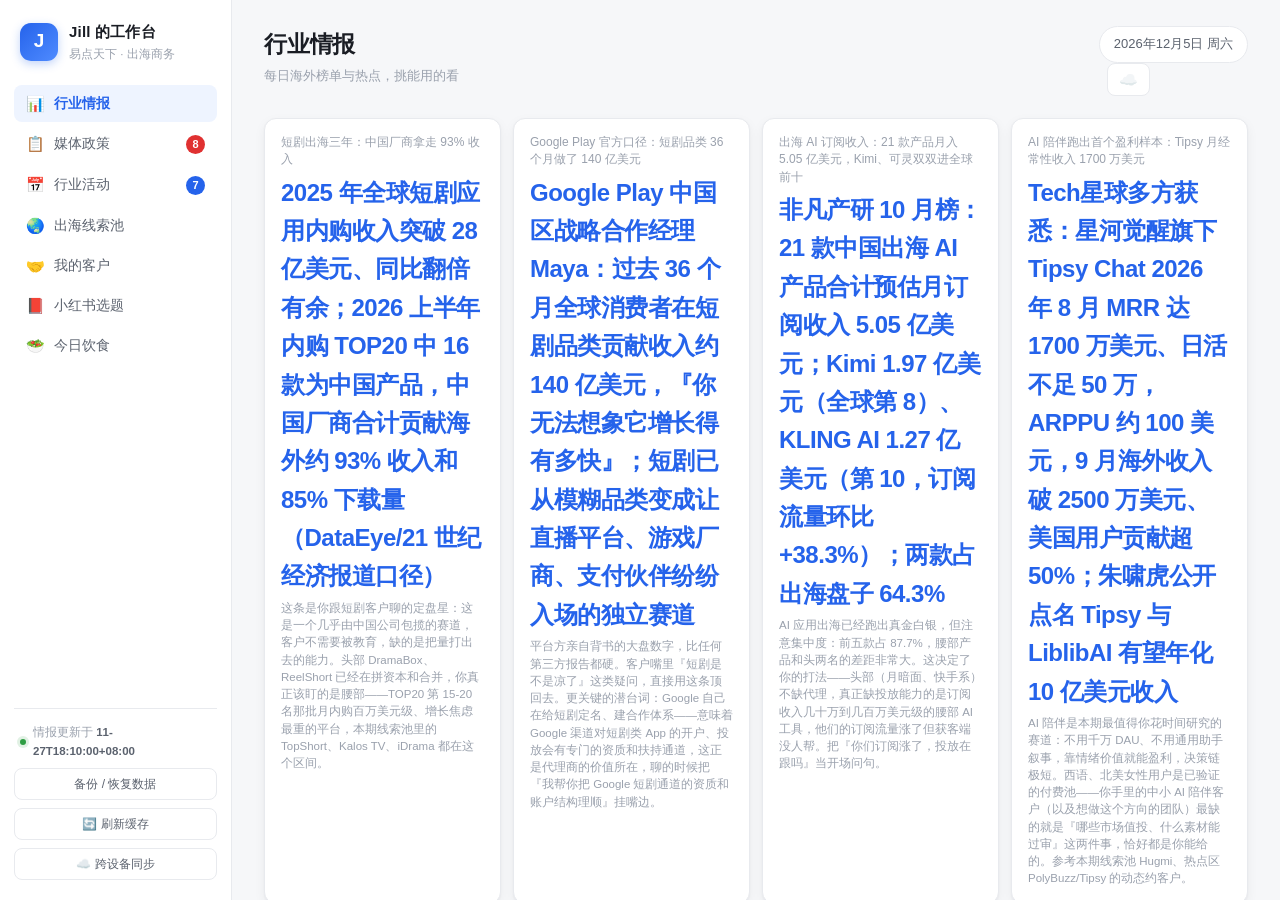
<file: index.html>
<!DOCTYPE html>
<html lang="zh-CN">
<head>
<meta charset="UTF-8">
<meta name="viewport" content="width=device-width, initial-scale=1.0, viewport-fit=cover">
<meta name="theme-color" content="#2563eb">
<meta name="apple-mobile-web-app-capable" content="yes">
<meta name="apple-mobile-web-app-status-bar-style" content="default">
<meta name="apple-mobile-web-app-title" content="Jill工作台">
<title>Jill 的工作台</title>
<link rel="manifest" href="manifest.webmanifest">
<link rel="icon" type="image/png" href="assets/icons/favicon-32.png">
<link rel="apple-touch-icon" href="assets/icons/apple-touch-icon.png">
<link rel="stylesheet" href="assets/style.css">
<script>
if ('serviceWorker' in navigator) {
  navigator.serviceWorker.register('service-worker.js').catch(() => {});
}
</script>
</head>
<body>

<div class="app">

  <!-- ============ 侧边栏 ============ -->
  <aside class="sidebar">
    <div class="brand">
      <div class="brand-mark">J</div>
      <div class="brand-text">
        <div class="brand-title">Jill 的工作台</div>
        <div class="brand-sub">易点天下 · 出海商务</div>
      </div>
    </div>

    <nav class="nav">
      <button class="nav-item active" data-view="intel">
        <span class="nav-ico">📊</span><span>行业情报</span>
      </button>
      <button class="nav-item" data-view="policy">
        <span class="nav-ico">📋</span><span>媒体政策</span>
        <span class="nav-badge" id="badgePolicy"></span>
      </button>
      <button class="nav-item" data-view="expo">
        <span class="nav-ico">📅</span><span>行业活动</span>
        <span class="nav-badge" id="badgeExpo"></span>
      </button>
      <button class="nav-item" data-view="leads">
        <span class="nav-ico">🌏</span><span>出海线索池</span>
      </button>
      <button class="nav-item" data-view="crm">
        <span class="nav-ico">🤝</span><span>我的客户</span>
        <span class="nav-badge" id="badgeCrm"></span>
      </button>
      <button class="nav-item" data-view="xhs">
        <span class="nav-ico">📕</span><span>小红书选题</span>
      </button>
      <button class="nav-item" data-view="food">
        <span class="nav-ico">🥗</span><span>今日饮食</span>
      </button>
    </nav>

    <div class="sidebar-foot">
      <div class="update-chip">
        <span class="dot"></span>
        <span>情报更新于 <b id="updatedAt">--</b></span>
      </div>
      <button class="btn-ghost btn-sm" id="btnBackup">备份 / 恢复数据</button>
      <button class="btn-ghost btn-sm" id="btnClearCache" title="如果菜单显示不全，点这里强制刷新">🔄 刷新缓存</button>
    </div>
  </aside>

  <!-- ============ 主区域 ============ -->
  <main class="main">
    <header class="topbar">
      <div>
        <h1 class="page-title" id="pageTitle">行业情报</h1>
        <p class="page-sub" id="pageSub">每日海外榜单与热点，挑能用的看</p>
      </div>
      <div class="topbar-right">
        <div class="today" id="todayStr"></div>
      </div>
    </header>

    <!-- ---------- 视图：行业情报 ---------- -->
    <section class="view active" id="view-intel">
      <div class="pulse-grid" id="pulseGrid"></div>

      <div class="split">
        <div class="split-main">
          <div class="section-head">
            <h2>海外 App 榜单动态</h2>
            <div class="tabs" id="catTabs">
              <button class="tab active" data-cat="game">游戏</button>
              <button class="tab" data-cat="finance">金融</button>
              <button class="tab" data-cat="ai">AI 应用</button>
              <button class="tab" data-cat="education">教育 / 内容</button>
            </div>
            <div class="tabs subtle" id="scaleTabs">
              <button class="tab active" data-scale="all">全部规模</button>
              <button class="tab" data-scale="head">头部大厂</button>
              <button class="tab" data-scale="sme">中小潜力</button>
            </div>
          </div>
          <div id="rankList" class="card-list"></div>
        </div>

        <div class="split-side">
          <div class="section-head">
            <h2>行业热点</h2>
            <div class="tabs subtle" id="eventTabs">
              <button class="tab active" data-etag="all">全部热点</button>
              <button class="tab" data-etag="emerging">🌱 新兴机会</button>
            </div>
          </div>
          <div id="eventList" class="timeline"></div>
        </div>
      </div>

      <div class="section-head" style="margin-top:22px"><h2>中小 App 投放痛点与切入点（你的机会）</h2><span class="hint">头部之外，腰部 / 中小 App 的增速也是机会——配合榜单里「中小潜力」筛选看</span></div>
      <div id="smeInsight" class="sme-insight"></div>

      <div class="section-head"><h2>广告服务商小道消息（渠道侧）</h2><span class="hint">代理商 / 渠道才先知道的风向，不一定是公开大新闻</span></div>
      <div id="agencyIntelList" class="card-list"></div>
    </section>

    <!-- ---------- 视图：媒体政策 ---------- -->
    <section class="view" id="view-policy">
      <div class="filter-bar">
        <div class="tabs" id="platTabs">
          <button class="tab active" data-plat="all">全部平台</button>
          <button class="tab" data-plat="Meta">Meta</button>
          <button class="tab" data-plat="Google">Google</button>
          <button class="tab" data-plat="TikTok">TikTok</button>
        </div>
        <div class="tabs subtle" id="impactTabs">
          <button class="tab active" data-imp="all">全部影响</button>
          <button class="tab" data-imp="高">仅看高影响</button>
        </div>
        <div class="tabs subtle" id="violTabs">
          <button class="tab active" data-viol="all">全部品类</button>
          <button class="tab" data-viol="现金贷">现金贷</button>
          <button class="tab" data-viol="短剧">短剧</button>
          <button class="tab" data-viol="白名单资质">白名单资质</button>
        </div>
      </div>
      <div id="policyList" class="card-list"></div>
    </section>

    <!-- ---------- 视图：行业活动 ---------- -->
    <section class="view" id="view-expo">
      <div class="filter-bar">
        <div class="tabs" id="expoTabs">
          <button class="tab active" data-ecat="all">全部</button>
          <button class="tab" data-ecat="综合">综合</button>
          <button class="tab" data-ecat="游戏">游戏</button>
          <button class="tab" data-ecat="短剧">短剧</button>
          <button class="tab" data-ecat="AI">AI</button>
          <button class="tab" data-ecat="金融">金融</button>
          <button class="tab" data-ecat="社交泛娱乐">社交泛娱乐</button>
        </div>
        <div class="tabs subtle" id="expoLocTabs">
          <button class="tab active" data-eloc="all">全部地区</button>
          <button class="tab" data-eloc="国内">国内</button>
          <button class="tab" data-eloc="海外">海外</button>
        </div>
        <span class="hint">每周一更新 · 更新于 <b id="expoUpdated">--</b></span>
      </div>
      <div id="expoList" class="card-list"></div>
      <div id="expoNote" class="expo-note"></div>
    </section>

    <!-- ---------- 视图：出海线索池 ---------- -->
    <section class="view" id="view-leads">
      <div class="filter-bar">
        <input class="input search" id="leadSearch" placeholder="搜索公司、产品、品类、市场，也能直接搜邮箱／联系人…">
        <button class="btn-ghost" id="btnAddLead">＋ 添加公司</button>
        <button class="btn-ghost" id="btnShowExcluded">显示已排除 (0)</button>
        <button class="btn-primary" id="btnExportLeads">📥 导出联系方式</button>
        <span class="hint">⭐ 绿框＝最对口的部门邮箱｜邮箱点一下就能写邮件，「复制」按钮可直接粘贴｜点「加为客户」会把联系方式一起带进客户档案｜「🚫 不是我的客户」点一次就永久不再推送｜「显示已排除」可查看已不推送的公司并恢复</span>
      </div>
      <div class="tabs subtle" id="leadScaleTabs" style="margin:0 0 12px">
        <button class="tab active" data-lscale="sme">🚀 中小企业</button>
        <button class="tab" data-lscale="newco">🆕 新公司</button>
        <button class="tab" data-lscale="head">🏢 头部动态</button>
        <button class="tab" data-lscale="all">全部企业</button>
      </div>
      <div class="scroll-hint">← 表格较宽，左右滑动可查看联系方式、收入与近期动态 →</div>
      <div class="table-wrap">
        <table class="tbl" id="leadTable">
          <thead>
            <tr>
              <th>产品</th><th>公司</th><th>总部</th><th>品类</th>
              <th>主要市场</th>
              <th>合作状态</th><th>代理 / 合作模式</th>
              <th>官网</th><th>联系人 / 联系方式</th>
              <th>体量 / 收入</th><th>近期动态</th><th></th>
            </tr>
          </thead>
          <tbody></tbody>
        </table>
      </div>

    <!-- 手动添加公司到线索池 -->
    <div class="modal" id="leadAddModal">
      <div class="modal-card">
        <div class="modal-head"><h3>添加公司到线索池</h3><button class="modal-x" id="leadAddClose">×</button></div>
        <div class="modal-body">
          <div class="form-grid">
            <div class="fld"><label>公司 *</label><input class="input" id="laCompany" placeholder="如 某某科技"></div>
            <div class="fld"><label>产品 / App</label><input class="input" id="laProduct" placeholder="如 某某 App"></div>
            <div class="fld"><label>品类</label><select class="input" id="laCategory"><option>游戏</option><option>金融</option><option>AI应用</option><option>娱乐APP</option><option>教育</option><option>电商</option><option>工具</option><option>其他</option></select></div>
            <div class="fld"><label>总部</label><input class="input" id="laHq" placeholder="如 北京"></div>
            <div class="fld"><label>主要市场</label><input class="input" id="laMarkets" placeholder="如 东南亚 / 欧美"></div>
            <div class="fld"><label>官网</label><input class="input" id="laWebsite" placeholder="https://"></div>
            <div class="fld"><label>联系人姓名</label><input class="input" id="laPname" placeholder="选填"></div>
            <div class="fld"><label>联系人职位</label><input class="input" id="laProle" placeholder="选填，如 Head of Growth"></div>
            <div class="fld"><label>联系人邮箱</label><input class="input" id="laPemail" placeholder="选填"></div>
            <div class="fld"><label>联系人电话</label><input class="input" id="laPphone" placeholder="选填"></div>
          </div>
          <div class="fld full"><label>备注 / 打法提示</label><textarea class="input" id="laNote" rows="2" placeholder="选填"></textarea></div>
        </div>
        <div class="modal-foot">
          <button class="btn-ghost" id="leadAddCancel">取消</button>
          <button class="btn-primary" id="leadAddSave">加入线索池</button>
        </div>
      </div>
    </div>

    <!-- 一键跟进邮件：点开即见主题+正文，可复制或直接唤起邮箱 -->
    <div class="modal" id="emailDraftModal">
      <div class="modal-card wide">
        <div class="modal-head"><h3 id="edmTitle">跟进邮件</h3><button class="modal-x" data-close>×</button></div>
        <div class="modal-body">
          <div class="edm-recipient" id="edmRecipient"></div>
          <div class="fld"><label>邮件主题（可改）</label><div class="edm-subject" id="edmSubject"></div></div>
          <div class="fld"><label>邮件正文（可直接复制）</label><pre class="edm-body" id="edmBody"></pre></div>
        </div>
        <div class="modal-foot">
          <a class="btn-primary" id="edmMailto" target="_blank" rel="noopener" href="#">📧 打开邮箱发送</a>
          <button class="btn-primary" id="edmCopy">📋 一键复制全文</button>
          <button class="btn-ghost" data-close>关闭</button>
        </div>
      </div>
    </div>
    </section>

    <!-- ---------- 视图：客户 CRM ---------- -->
    <section class="view" id="view-crm">
      <div class="stage-bar" id="stageBar"></div>

      <div class="filter-bar">
        <input class="input search" id="crmSearch" placeholder="搜索客户公司、联系人、产品…">
        <select class="input select" id="crmStageFilter">
          <option value="">全部阶段</option>
        </select>
        <button class="btn-primary" id="btnAddClient">+ 新增客户</button>
      </div>

      <div id="crmList" class="crm-grid"></div>
      <div class="empty" id="crmEmpty" style="display:none">
        <div class="empty-ico">🤝</div>
        <p>还没有客户记录。可以先去「出海线索池」挑几家，或直接点「新增客户」。</p>
      </div>
    </section>

    <!-- ---------- 视图：小红书选题 ---------- -->
    <section class="view" id="view-xhs">
      <div class="filter-bar">
        <div class="tabs" id="xhsTabs">
          <button class="tab active" data-xcat="all">全部选题</button>
          <button class="tab" data-xcat="游戏">游戏</button>
          <button class="tab" data-xcat="金融">金融</button>
          <button class="tab" data-xcat="AI">AI</button>
          <button class="tab" data-xcat="短剧">短剧</button>
          <button class="tab" data-xcat="全品类">全品类</button>
        </div>
        <span class="hint">每日 10:00 自动推送 · 更新于 <b id="xhsUpdated">--</b></span>
      </div>

      <div class="card-list" id="xhsTopicList"></div>

      <div class="section-head" style="margin-top:26px">
        <h2>素材库</h2>
        <span class="hint">上传你的知识文件，作为二创小红书的素材（存在本机）</span>
      </div>
      <div class="sync-panel">
        <div class="xhs-mat-add">
          <input class="input" id="xhsMatName" placeholder="素材名称，如「Q3 出海投放案例」">
          <textarea class="input" id="xhsMatNote" rows="3" placeholder="把文件里的核心卖点/数据/案例贴进来，我会基于这些生成图文"></textarea>
          <label class="btn-ghost file-btn">📎 选文件<input type="file" id="xhsMatFile" accept=".pdf,.doc,.docx,.txt,.md,.ppt,.pptx,.key,.pdf" hidden></label>
          <button class="btn-primary" id="btnAddMat">添加素材</button>
          <span class="hint" style="width:100%;margin-top:6px">💡 建议：文件可以存，但核心内容请贴到上方文本框，否则 Mochi 读不到浏览器里的文件。</span>
        </div>
        <div class="material-list" id="xhsMatList" style="margin-top:12px"></div>
      </div>

      <div class="food-foot" style="margin-top:18px">
        <button class="btn-ghost" id="btnAskXhsAll">🤖 一次性生成今日全部图文（复制给 Mochi）</button>
      </div>
    </section>

    <!-- ---------- 视图：饮食记录 ---------- -->
    <section class="view" id="view-food">
      <div class="food-top">
        <div class="food-date">
          <button class="btn-ghost btn-icon" id="foodPrev">‹</button>
          <input type="date" class="input" id="foodDate">
          <button class="btn-ghost btn-icon" id="foodNext">›</button>
        </div>
        <div class="food-goal">
          <label>每日目标</label>
          <input type="number" class="input tiny" id="goalInput" min="800" max="4000" step="50">
          <span>kcal</span>
        </div>
      </div>

      <div class="food-summary">
        <div class="ring-wrap">
          <svg class="ring" viewBox="0 0 120 120">
            <circle class="ring-bg" cx="60" cy="60" r="52"></circle>
            <circle class="ring-fg" id="ringFg" cx="60" cy="60" r="52"></circle>
          </svg>
          <div class="ring-center">
            <div class="ring-num" id="kcalNum">0</div>
            <div class="ring-lbl">kcal</div>
          </div>
        </div>
        <div class="macro-list">
          <div class="macro"><span class="macro-name">剩余额度</span><b id="kcalLeft">–</b></div>
          <div class="macro"><span class="macro-name">蛋白质</span><b id="mProtein">0 g</b><div class="bar"><i id="barP"></i></div></div>
          <div class="macro"><span class="macro-name">脂肪</span><b id="mFat">0 g</b><div class="bar"><i id="barF"></i></div></div>
          <div class="macro"><span class="macro-name">碳水</span><b id="mCarb">0 g</b><div class="bar"><i id="barC"></i></div></div>
        </div>
        <div class="week-chart">
          <div class="week-title">近 7 天</div>
          <div class="bars" id="weekBars"></div>
        </div>
      </div>

      <div class="food-add">
        <div class="autocomplete">
          <input class="input" id="foodSearch" placeholder="输入食物名，比如「米饭」「鸡胸肉」「奶茶」…" autocomplete="off">
          <div class="ac-list" id="acList"></div>
        </div>
        <input type="number" class="input tiny" id="foodAmt" placeholder="份量" step="0.5" min="0">
        <select class="input select" id="foodUnit">
          <option value="unit">份</option>
          <option value="g">克</option>
        </select>
        <select class="input select" id="foodMeal">
          <option value="早餐">早餐</option>
          <option value="午餐">午餐</option>
          <option value="晚餐">晚餐</option>
          <option value="加餐">加餐</option>
        </select>
        <button class="btn-ghost" id="btnPhoto">📷 拍照 / 上传识别</button>
        <input type="file" id="foodPhoto" accept="image/*" hidden>
        <button class="btn-primary" id="btnAddFood">记一笔</button>
        <button class="btn-ghost" id="btnCustomFood">库里没有？手动填</button>
        <button class="btn-ghost btn-icon" id="btnVisionSettings" title="图片识别接口设置">⚙</button>
      </div>

      <div id="mealGroups"></div>

      <div class="food-foot">
        <button class="btn-ghost" id="btnAskFood">让 Mochi 点评今天的饮食</button>
      </div>
    </section>

  </main>
</div>

<!-- ============ 客户编辑弹窗 ============ -->
<div class="modal" id="clientModal">
  <div class="modal-card wide">
    <div class="modal-head">
      <h3 id="clientModalTitle">新增客户</h3>
      <button class="modal-x" data-close>×</button>
    </div>
    <div class="modal-body">
      <div class="form-grid">
        <label class="fld"><span>公司名称 <i>*</i></span><input class="input" id="fCompany" placeholder="例如：库洛游戏"></label>
        <label class="fld"><span>主推产品</span><input class="input" id="fProduct" placeholder="例如：鸣潮"></label>
        <label class="fld"><span>品类</span>
          <select class="input" id="fCategory">
            <option>游戏</option><option>金融</option><option>AI 应用</option>
            <option>教育</option><option>电商</option><option>工具</option><option>其他</option>
          </select>
        </label>
        <label class="fld"><span>目标市场</span><input class="input" id="fMarket" placeholder="例如：东南亚 / 中东"></label>
        <label class="fld"><span>联系人</span><input class="input" id="fContact" placeholder="姓名"></label>
        <label class="fld"><span>职位</span><input class="input" id="fTitle" placeholder="例如：海外发行负责人"></label>
        <label class="fld"><span>联系方式</span><input class="input" id="fPhone" placeholder="微信 / 手机 / 邮箱"></label>
        <label class="fld"><span>当前阶段</span><select class="input" id="fStage"></select></label>
        <label class="fld"><span>下次跟进日期</span><input type="date" class="input" id="fNext"></label>
        <label class="fld"><span>预估月投放预算</span><input class="input" id="fBudget" placeholder="例如：50 万 / 月，或填「未知」"></label>
      </div>
      <label class="fld full"><span>当前卡点（卡在哪一步、对方顾虑什么）</span>
        <textarea class="input" id="fBlocker" rows="2" placeholder="例如：对方已有代理，只愿意给测试量；或：预算要等 Q4 才批"></textarea>
      </label>
      <label class="fld full"><span>跟进备注</span>
        <textarea class="input" id="fNote" rows="2" placeholder="随手记，比如聊天要点、对方偏好"></textarea>
      </label>
      <label class="fld full"><span>Mochi 的跟进建议</span>
        <textarea class="input" id="fAdvice" rows="4" placeholder="点下方按钮生成分析请求，把我的回复粘贴到这里存档"></textarea>
      </label>
      <button class="btn-ghost full-btn" id="btnGenPrompt">📋 生成分析请求（复制后发给 Mochi）</button>
    </div>
    <div class="modal-foot">
      <button class="btn-danger" id="btnDeleteClient" style="display:none">删除客户</button>
      <div class="spacer"></div>
      <button class="btn-ghost" data-close>取消</button>
      <button class="btn-primary" id="btnSaveClient">保存</button>
    </div>
  </div>
</div>

<!-- ============ 跟进记录弹窗 ============ -->
<div class="modal" id="logModal">
  <div class="modal-card">
    <div class="modal-head">
      <h3>添加跟进记录 · <span id="logCompany"></span></h3>
      <button class="modal-x" data-close>×</button>
    </div>
    <div class="modal-body">
      <label class="fld full"><span>这次沟通了什么</span>
        <textarea class="input" id="logText" rows="4" placeholder="例如：微信初步沟通，对方表示 Q4 有东南亚计划，让我下周发个案例"></textarea>
      </label>
      <label class="fld full"><span>更新阶段</span><select class="input" id="logStage"></select></label>
      <label class="fld full"><span>下次跟进</span><input type="date" class="input" id="logNext"></label>
    </div>
    <div class="modal-foot">
      <div class="spacer"></div>
      <button class="btn-ghost" data-close>取消</button>
      <button class="btn-primary" id="btnSaveLog">保存记录</button>
    </div>
  </div>
</div>

<!-- ============ 图片识别弹窗 ============ -->
<div class="modal" id="photoModal">
  <div class="modal-card">
    <div class="modal-head"><h3>📷 图片识别</h3><button class="modal-close">×</button></div>
    <div class="modal-body">
      <img id="photoPreview" class="photo-preview" alt="食物预览">
      <p id="photoStatus" class="photo-status"></p>
      <div id="photoFoodList" class="photo-list"></div>
    </div>
    <div class="modal-foot">
      <button class="btn-ghost modal-close">关闭</button>
      <button class="btn-primary" id="btnAddPhotoFood">加入今日</button>
    </div>
  </div>
</div>

<!-- ============ 图片识别接口设置弹窗 ============ -->
<div class="modal" id="visionModal">
  <div class="modal-card">
    <div class="modal-head"><h3>⚙ 图片识别接口设置</h3><button class="modal-close">×</button></div>
    <div class="modal-body">
      <p class="hint">填一次即可启用「拍照识别食物」。接口需兼容 OpenAI Chat Completions 格式（OpenAI / DeepSeek / 通义 / Kimi 等视觉模型均可）。</p>
      <label>接口地址</label>
      <input class="input" id="vsUrl" placeholder="https://api.openai.com/v1/chat/completions">
      <label>API Key</label>
      <input class="input" id="vsKey" placeholder="sk-..." type="password">
      <label>模型名</label>
      <input class="input" id="vsModel" placeholder="gpt-4o-mini">
    </div>
    <div class="modal-foot">
      <button class="btn-ghost modal-close">取消</button>
      <button class="btn-primary" id="btnSaveVision">保存</button>
    </div>
  </div>
</div>

<!-- ============ 自定义食物弹窗 ============ -->
<div class="modal" id="customFoodModal">
  <div class="modal-card">
    <div class="modal-head">
      <h3>手动添加食物</h3>
      <button class="modal-x" data-close>×</button>
    </div>
    <div class="modal-body">
      <div class="form-grid">
        <label class="fld"><span>食物名称</span><input class="input" id="cfName" placeholder="例如：妈妈做的糖醋排骨"></label>
        <label class="fld"><span>热量 (kcal)</span><input type="number" class="input" id="cfKcal" placeholder="估个数就行"></label>
        <label class="fld"><span>蛋白质 (g)</span><input type="number" class="input" id="cfP" placeholder="不确定可留空"></label>
        <label class="fld"><span>脂肪 (g)</span><input type="number" class="input" id="cfF" placeholder="不确定可留空"></label>
        <label class="fld"><span>碳水 (g)</span><input type="number" class="input" id="cfC" placeholder="不确定可留空"></label>
        <label class="fld"><span>归入</span><select class="input" id="cfMeal">
          <option>早餐</option><option>午餐</option><option>晚餐</option><option>加餐</option>
        </select></label>
      </div>
      <p class="tip">不知道热量？先随便填个大概，回头把菜名发给我，我帮你估。</p>
    </div>
    <div class="modal-foot">
      <div class="spacer"></div>
      <button class="btn-ghost" data-close>取消</button>
      <button class="btn-primary" id="btnSaveCustomFood">添加</button>
    </div>
  </div>
</div>

<!-- ============ 备份弹窗 ============ -->
<div class="modal" id="backupModal">
  <div class="modal-card">
    <div class="modal-head">
      <h3>备份 / 恢复数据</h3>
      <button class="modal-x" data-close>×</button>
    </div>
    <div class="modal-body">
      <p class="tip">你的客户和饮食记录只存在这台电脑的浏览器里。建议每周导出一次备份文件，存到「备份」文件夹。</p>
      <div class="backup-row">
        <button class="btn-primary" id="btnExport">⬇ 导出备份文件</button>
        <label class="btn-ghost file-btn">⬆ 导入备份文件<input type="file" id="importFile" accept=".json" hidden></label>
      </div>
      <p class="tip warn">导入会覆盖当前所有客户与饮食记录，请谨慎操作。</p>
    </div>
    <div class="modal-foot"><div class="spacer"></div><button class="btn-ghost" data-close>关闭</button></div>
  </div>
</div>

<div class="toast" id="toast"></div>

<script src="data/lead-exclude.js"></script>
<script src="data/lead-history.js"></script>
<script src="data/intel.js"></script>
<script src="data/xiaohongshu.js"></script>
<script src="data/events.js"></script>
<script src="data/food-db.js"></script>
<script src="assets/sync.js"></script>
<script src="assets/app.js"></script>
</body>
</html>
</file>
<file: assets/style.css>
/* ============================================================
   Jill 的工作台 — 样式
   ============================================================ */
:root{
  --bg:#f6f7f9;
  --panel:#ffffff;
  --panel-2:#fbfbfc;
  --line:#e8eaee;
  --line-2:#f0f1f4;
  --txt:#1a1d24;
  --txt-2:#5b626e;
  --txt-3:#9aa1ad;
  --brand:#2563eb;
  --brand-soft:#eef4ff;
  --brand-line:#c9dcff;
  --up:#e03131;      /* 中国习惯：涨=红 */
  --down:#2f9e44;
  --warn:#f59f00;
  --warn-soft:#fff9db;
  --danger:#e03131;
  --danger-soft:#fff5f5;
  --ok:#2f9e44;
  --ok-soft:#ebfbee;
  --radius:12px;
  --radius-sm:8px;
  --shadow:0 1px 2px rgba(16,24,40,.04), 0 4px 12px rgba(16,24,40,.05);
  --shadow-lg:0 8px 32px rgba(16,24,40,.12);
}

*{box-sizing:border-box;margin:0;padding:0}
html,body{height:100%}
body{
  font-family:"PingFang SC","Microsoft YaHei","Segoe UI",-apple-system,sans-serif;
  background:var(--bg); color:var(--txt);
  font-size:14px; line-height:1.6;
  -webkit-font-smoothing:antialiased;
}
button{font-family:inherit;cursor:pointer;border:none;background:none;color:inherit}
input,select,textarea{font-family:inherit;font-size:14px}

.app{display:flex;height:100vh;overflow:hidden}

/* ---------- 侧边栏 ---------- */
.sidebar{
  width:232px;flex-shrink:0;background:var(--panel);
  border-right:1px solid var(--line);
  display:flex;flex-direction:column;padding:20px 14px;
}
.brand{display:flex;gap:11px;align-items:center;padding:0 6px 22px}
.brand-mark{
  width:38px;height:38px;border-radius:11px;flex-shrink:0;
  background:linear-gradient(135deg,#2563eb,#4f8bff);
  color:#fff;font-weight:700;font-size:19px;
  display:flex;align-items:center;justify-content:center;
  box-shadow:0 3px 10px rgba(37,99,235,.28);
}
.brand-title{font-weight:650;font-size:15px;letter-spacing:.2px}
.brand-sub{font-size:11.5px;color:var(--txt-3);margin-top:1px}

.nav{display:flex;flex-direction:column;gap:3px;flex:1}
.nav-item{
  display:flex;align-items:center;gap:10px;
  padding:9.5px 12px;border-radius:var(--radius-sm);
  color:var(--txt-2);font-size:14px;text-align:left;
  transition:background .14s,color .14s;position:relative;
}
.nav-item:hover{background:var(--line-2);color:var(--txt)}
.nav-item.active{background:var(--brand-soft);color:var(--brand);font-weight:600}
.nav-ico{font-size:15px;width:18px;text-align:center;flex-shrink:0}
.nav-badge{
  margin-left:auto;font-size:11px;font-weight:600;
  background:var(--brand);color:#fff;
  min-width:19px;height:19px;padding:0 5px;border-radius:10px;
  display:none;align-items:center;justify-content:center;
}
.nav-badge.show{display:flex}
.nav-badge.alert{background:var(--danger)}

.sidebar-foot{border-top:1px solid var(--line);padding-top:14px;display:flex;flex-direction:column;gap:8px}
.update-chip{
  display:flex;align-items:center;gap:7px;
  font-size:11.5px;color:var(--txt-3);padding:0 6px;
}
.update-chip b{color:var(--txt-2);font-weight:600}
.dot{width:6px;height:6px;border-radius:50%;background:var(--ok);flex-shrink:0;
  box-shadow:0 0 0 3px rgba(47,158,68,.14)}

/* ---------- 主区 ---------- */
.main{flex:1;overflow-y:auto;padding:26px 32px 60px}
.topbar{display:flex;justify-content:space-between;align-items:flex-start;margin-bottom:22px}
.page-title{font-size:23px;font-weight:650;letter-spacing:-.2px}
.page-sub{font-size:13px;color:var(--txt-3);margin-top:3px}
.today{font-size:13px;color:var(--txt-2);background:var(--panel);
  padding:7px 14px;border-radius:20px;border:1px solid var(--line)}

.view{display:none;animation:fade .25s ease}
.view.active{display:block}
@keyframes fade{from{opacity:0;transform:translateY(6px)}to{opacity:1;transform:none}}

/* ---------- 大盘速览 ---------- */
.pulse-grid{display:grid;grid-template-columns:repeat(auto-fit,minmax(215px,1fr));gap:12px;margin-bottom:26px}
.pulse{background:var(--panel);border:1px solid var(--line);border-radius:var(--radius);
  padding:15px 16px;box-shadow:var(--shadow)}
.pulse-label{font-size:12px;color:var(--txt-3);line-height:1.45;min-height:34px}
.pulse-value{font-size:24px;font-weight:700;color:var(--brand);margin:5px 0 4px;letter-spacing:-.5px}
.pulse-note{font-size:11.5px;color:var(--txt-3);line-height:1.5}

/* ---------- 布局 ---------- */
.split{display:grid;grid-template-columns:1fr 350px;gap:22px;align-items:start}
@media(max-width:1180px){.split{grid-template-columns:1fr}}
.section-head{display:flex;justify-content:space-between;align-items:center;margin-bottom:13px;gap:14px;flex-wrap:wrap}
.section-head h2{font-size:15.5px;font-weight:650}

/* ---------- Tabs ---------- */
.tabs{display:flex;gap:3px;background:var(--panel);padding:3px;border-radius:9px;border:1px solid var(--line)}
.tab{padding:6px 13px;border-radius:6px;font-size:13px;color:var(--txt-2);transition:.14s;white-space:nowrap}
.tab:hover{color:var(--txt)}
.tab.active{background:var(--brand);color:#fff;font-weight:600}
.tabs.subtle .tab.active{background:var(--txt);color:#fff}

/* ---------- 卡片列表 ---------- */
.card-list{display:flex;flex-direction:column;gap:11px}
.card{background:var(--panel);border:1px solid var(--line);border-radius:var(--radius);
  padding:16px 18px;box-shadow:var(--shadow);transition:border-color .15s, transform .15s}
.card:hover{border-color:var(--brand-line);transform:translateY(-1px)}
.card-top{display:flex;justify-content:space-between;gap:12px;align-items:flex-start;margin-bottom:7px}
.card-name{font-size:15px;font-weight:650;line-height:1.4}
.card-meta{font-size:12.5px;color:var(--txt-3);margin-bottom:9px;display:flex;flex-wrap:wrap;gap:5px 14px}
.card-perf{font-size:13px;color:var(--txt);background:var(--panel-2);
  border-left:3px solid var(--brand);padding:8px 12px;border-radius:0 6px 6px 0;margin-bottom:9px}
.card-comment{font-size:12.8px;color:var(--txt-2);line-height:1.65}
.card-comment b{color:var(--txt);font-weight:600}

/* ---------- 标签 ---------- */
.tag{display:inline-flex;align-items:center;gap:4px;font-size:11px;font-weight:600;
  padding:3px 8px;border-radius:5px;white-space:nowrap;line-height:1.5}
.tag-cn{background:var(--up);color:#fff}
.tag-brand{background:var(--brand-soft);color:var(--brand);border:1px solid var(--brand-line)}
.tag-hi{background:#ffe3e3;color:#c92a2a}
.tag-mid{background:var(--warn-soft);color:#a36a00}
.tag-lo{background:var(--line-2);color:var(--txt-2)}
.tag-meta{background:#e7f0ff;color:#1864ab}
.tag-google{background:#e6f4ea;color:#1e7e34}
.tag-tiktok{background:#f3f0ff;color:#5f3dc4}
.tag-soft{background:var(--line-2);color:var(--txt-2)}
.tag-sme{background:#e7f5ff;color:#0b7285;border:1px solid #b6e2f0}
.tag-emerging{background:#ebfbee;color:#2b8a3e;border:1px solid #c2e9cb}

/* ---------- 时间线 ---------- */
.timeline{display:flex;flex-direction:column;gap:0;background:var(--panel);
  border:1px solid var(--line);border-radius:var(--radius);padding:6px 16px 12px;box-shadow:var(--shadow);
  max-height:calc(100vh - 300px);overflow-y:auto}
.tl-item{padding:14px 0 14px 18px;border-left:2px solid var(--line-2);position:relative}
.tl-item:last-child{border-left-color:transparent}
.tl-item::before{content:"";position:absolute;left:-5px;top:19px;width:8px;height:8px;
  border-radius:50%;background:var(--brand);border:2px solid var(--panel)}
.tl-date{font-size:11px;color:var(--txt-3);font-weight:600;letter-spacing:.3px}
.tl-title{font-size:13.2px;font-weight:600;margin:3px 0 5px;line-height:1.5}
.tl-sum{font-size:12.3px;color:var(--txt-2);line-height:1.6;margin-bottom:7px}
.tl-biz{font-size:12.2px;color:#1864ab;background:var(--brand-soft);
  padding:7px 10px;border-radius:6px;line-height:1.6}
.tl-biz::before{content:"💡 ";}

/* ---------- 政策卡 ---------- */
.pol-head{display:flex;align-items:center;gap:8px;margin-bottom:8px;flex-wrap:wrap}
.pol-title{font-size:15px;font-weight:650;line-height:1.4;flex:1;min-width:200px}
.pol-date{font-size:12px;color:var(--txt-3);font-weight:600}
.pol-detail{font-size:13px;color:var(--txt-2);line-height:1.7;margin-bottom:10px}
.pol-biz{font-size:12.8px;background:var(--warn-soft);border-left:3px solid var(--warn);
  padding:9px 13px;border-radius:0 6px 6px 0;line-height:1.65;color:#7c5000}
.pol-biz strong{color:#5c3d00}
.pol-bizdetail{margin:2px 0 12px;padding:10px 12px;background:#f5f8ff;border:1px solid #d9e3ff;border-radius:8px}
.bzd-row{display:flex;gap:10px;font-size:12.6px;line-height:1.6;padding:3px 0}
.bzd-row + .bzd-row{border-top:1px dashed #e3e9f7}
.bzd-k{flex:0 0 92px;font-weight:700;color:#3457b0;white-space:nowrap}
.bzd-v{flex:1;color:var(--txt-2)}
.countdown{font-size:11px;font-weight:700;padding:3px 8px;border-radius:5px;
  background:var(--danger-soft);color:var(--danger)}

/* ---------- 筛选栏 ---------- */
.filter-bar{display:flex;gap:11px;align-items:center;margin-bottom:18px;flex-wrap:wrap}
.hint{font-size:12px;color:var(--txt-3)}

/* ---------- 表单元素 ---------- */
.input{
  background:var(--panel);border:1px solid var(--line);border-radius:var(--radius-sm);
  padding:8.5px 12px;color:var(--txt);outline:none;transition:border-color .15s,box-shadow .15s;width:100%;
}
.input:focus{border-color:var(--brand);box-shadow:0 0 0 3px rgba(37,99,235,.1)}
.input::placeholder{color:var(--txt-3)}
.search{max-width:340px}
.select{width:auto;min-width:130px;cursor:pointer}
.tiny{width:92px}
textarea.input{resize:vertical;line-height:1.6}

.btn-primary{background:var(--brand);color:#fff;padding:9px 17px;border-radius:var(--radius-sm);
  font-size:13.5px;font-weight:600;transition:.15s;white-space:nowrap}
.btn-primary:hover{background:#1d4ed8;box-shadow:0 3px 10px rgba(37,99,235,.28)}
.btn-ghost{background:var(--panel);border:1px solid var(--line);color:var(--txt-2);
  padding:8.5px 15px;border-radius:var(--radius-sm);font-size:13px;transition:.15s;white-space:nowrap}
.btn-ghost:hover{border-color:var(--brand-line);color:var(--brand);background:var(--brand-soft)}
.btn-danger{background:var(--danger-soft);color:var(--danger);border:1px solid #ffc9c9;
  padding:8.5px 15px;border-radius:var(--radius-sm);font-size:13px}
.btn-danger:hover{background:var(--danger);color:#fff}
.btn-sm{padding:6.5px 11px;font-size:12px;width:100%}
.btn-icon{padding:7px 12px;font-size:17px;line-height:1}
.full-btn{width:100%;margin-top:4px;justify-content:center}

/* ---------- 表格 ---------- */
.table-wrap{background:var(--panel);border:1px solid var(--line);border-radius:var(--radius);
  overflow:auto;box-shadow:var(--shadow)}
.tbl{width:100%;border-collapse:collapse;font-size:13px}
.tbl th{text-align:left;padding:12px 14px;background:var(--panel-2);
  font-size:12px;font-weight:650;color:var(--txt-2);border-bottom:1px solid var(--line);white-space:nowrap}
.tbl td{padding:13px 14px;border-bottom:1px solid var(--line-2);vertical-align:top;line-height:1.6}
.tbl tr:last-child td{border-bottom:none}
.tbl tbody tr:hover{background:var(--panel-2)}
.td-prod{font-weight:600;min-width:150px}
.td-comp{color:var(--txt);min-width:130px}
.td-rev{color:var(--up);font-weight:600;font-size:12.5px;min-width:150px}
.td-recent{color:var(--txt-2);font-size:12.3px;min-width:180px}
.td-mkt{font-size:12.3px;color:var(--txt-2)}
.mini-btn{background:var(--brand-soft);color:var(--brand);border:1px solid var(--brand-line);
  padding:5px 11px;border-radius:6px;font-size:12px;font-weight:600;white-space:nowrap}
.mini-btn:hover{background:var(--brand);color:#fff}
.mini-btn.done{background:var(--ok-soft);color:var(--ok);border-color:#b2f2bb;cursor:default}

/* ---------- 线索池表格：固定底部横向滚动条 + 表头吸顶 ---------- */
#view-leads .table-wrap{
  max-height:calc(100vh - 280px);
  overflow:auto;
  scrollbar-width:thin;
}
#view-leads .scroll-hint{
  display:none;
  font-size:12px;
  color:var(--txt-2);
  background:var(--brand-soft);
  border:1px solid var(--brand-line);
  border-radius:8px;
  padding:6px 10px;
  margin-bottom:8px;
  text-align:center;
}
@media (max-width: 1320px){
  #view-leads .scroll-hint{display:block}
}
#view-leads .table-wrap::-webkit-scrollbar{height:10px;width:10px}
#view-leads .table-wrap::-webkit-scrollbar-thumb{background:#bfc4cc;border-radius:5px}
#view-leads .tbl{min-width:1280px}
#view-leads .tbl thead th{position:sticky;top:0;z-index:2;background:var(--panel-2)}
#view-leads .td-actions{display:flex;flex-direction:column;gap:6px;min-width:120px}
#view-leads .lead-li{display:inline-flex;align-items:center;justify-content:center;text-decoration:none;
  background:var(--panel-2);color:var(--txt-2);border:1px solid var(--line)}
#view-leads .lead-li:hover{background:var(--brand-soft);color:var(--brand);border-color:var(--brand-line)}
#view-leads .mini-btn.danger{background:#fff0f3;color:#e0315b;border-color:#f5c2cd}
#view-leads .mini-btn.danger:hover{background:#e0315b;color:#fff;border-color:#e0315b}
#view-leads .mini-btn.restore{background:var(--panel);color:var(--txt-2);border-color:var(--line)}
#view-leads .mini-btn.restore:hover{background:var(--brand-soft);color:var(--brand);border-color:var(--brand-line)}
#view-leads .mini-btn.mail-draft{background:#e9f9ef;color:#0b7a3b;border-color:#b7e6c8}
#view-leads .mini-btn.mail-draft:hover{background:#0b7a3b;color:#fff;border-color:#0b7a3b}
.edm-recipient{background:var(--brand-soft);color:var(--txt-2);padding:9px 12px;border-radius:9px;margin-bottom:12px;font-size:13px}
.edm-subject{background:#fff;border:1px solid var(--line);padding:10px 12px;border-radius:9px;font-size:14px;font-weight:600;color:var(--txt)}
.edm-body{white-space:pre-wrap;background:#fff;border:1px solid var(--line);padding:12px 14px;border-radius:9px;font-size:13px;line-height:1.85;color:var(--txt);max-height:340px;overflow:auto;margin:0;user-select:text}
#view-leads tr.row-grey td{color:#9aa1ad;background:#fafbfc}
#view-leads tr.row-grey .coop-badge,#view-leads tr.row-grey .td-contact{opacity:.55}
#view-leads .row-suppressed{display:block;font-size:12px;color:#e0315b;margin-bottom:4px;line-height:1.3}
#view-leads .btn-ghost.active{background:var(--brand-soft);color:var(--brand);border-color:var(--brand-line)}
.card-actions{margin-top:11px}

/* ---------- CRM ---------- */
.stage-bar{display:grid;grid-template-columns:repeat(auto-fit,minmax(125px,1fr));gap:10px;margin-bottom:20px}
.stage-cell{background:var(--panel);border:1px solid var(--line);border-radius:10px;
  padding:13px 14px;text-align:center;box-shadow:var(--shadow);cursor:pointer;transition:.15s}
.stage-cell:hover{border-color:var(--brand-line)}
.stage-cell.on{border-color:var(--brand);background:var(--brand-soft)}
.stage-num{font-size:22px;font-weight:700;color:var(--brand);line-height:1.2}
.stage-lbl{font-size:12px;color:var(--txt-2);margin-top:2px}

.crm-grid{display:grid;grid-template-columns:repeat(auto-fill,minmax(345px,1fr));gap:13px}
.crm-card{background:var(--panel);border:1px solid var(--line);border-radius:var(--radius);
  padding:16px 17px;box-shadow:var(--shadow);transition:.15s;display:flex;flex-direction:column;gap:9px}
.crm-card:hover{border-color:var(--brand-line);transform:translateY(-1px)}
.crm-card.overdue{border-left:3px solid var(--danger)}
.crm-card.soon{border-left:3px solid var(--warn)}
.crm-head{display:flex;justify-content:space-between;gap:10px;align-items:flex-start}
.crm-name{font-size:15.5px;font-weight:650;line-height:1.35}
.crm-prod{font-size:12.3px;color:var(--txt-3);margin-top:2px}
.crm-row{display:flex;gap:7px;font-size:12.5px;color:var(--txt-2);line-height:1.6}
.crm-row .k{color:var(--txt-3);flex-shrink:0;min-width:52px}
.crm-row .v{color:var(--txt)}
.crm-blocker{font-size:12.3px;background:var(--danger-soft);color:#a02020;
  padding:8px 11px;border-radius:6px;line-height:1.6}
.crm-blocker::before{content:"⚠ 卡点：";font-weight:600}
.crm-advice{font-size:12.3px;background:var(--brand-soft);color:#1864ab;
  padding:8px 11px;border-radius:6px;line-height:1.65;max-height:96px;overflow-y:auto}
.crm-advice::before{content:"🎯 建议：";font-weight:600}
.crm-logs{border-top:1px dashed var(--line);padding-top:9px;margin-top:1px}
.crm-log{font-size:12px;color:var(--txt-2);line-height:1.6;padding:3px 0;display:flex;gap:8px}
.crm-log .lt{color:var(--txt-3);flex-shrink:0;font-size:11px;padding-top:1px}
.crm-actions{display:flex;gap:7px;margin-top:auto;padding-top:4px}
.crm-actions button{flex:1;font-size:12.3px;padding:7px 8px}
.next-chip{font-size:11px;font-weight:600;padding:3px 8px;border-radius:5px;white-space:nowrap}
.next-chip.od{background:var(--danger-soft);color:var(--danger)}
.next-chip.sn{background:var(--warn-soft);color:#a36a00}
.next-chip.ok{background:var(--ok-soft);color:var(--ok)}

.empty{text-align:center;padding:70px 20px;color:var(--txt-3)}
.empty-ico{font-size:46px;margin-bottom:14px;opacity:.5}
.empty p{font-size:13.5px;max-width:400px;margin:0 auto;line-height:1.7}

/* ---------- 饮食 ---------- */
.food-top{display:flex;justify-content:space-between;align-items:center;margin-bottom:18px;gap:14px;flex-wrap:wrap}
.food-date{display:flex;gap:7px;align-items:center}
.food-date .input{width:auto}
.food-goal{display:flex;gap:8px;align-items:center;font-size:13px;color:var(--txt-2)}
.food-goal label{color:var(--txt-3)}

.food-summary{display:grid;grid-template-columns:auto 1fr 240px;gap:26px;align-items:center;
  background:var(--panel);border:1px solid var(--line);border-radius:var(--radius);
  padding:20px 24px;box-shadow:var(--shadow);margin-bottom:18px}
@media(max-width:980px){.food-summary{grid-template-columns:1fr}}

.ring-wrap{position:relative;width:126px;height:126px;flex-shrink:0}
.ring{width:126px;height:126px;transform:rotate(-90deg)}
.ring-bg{fill:none;stroke:var(--line-2);stroke-width:11}
.ring-fg{fill:none;stroke:var(--brand);stroke-width:11;stroke-linecap:round;
  stroke-dasharray:327;stroke-dashoffset:327;transition:stroke-dashoffset .6s ease, stroke .3s}
.ring-center{position:absolute;inset:0;display:flex;flex-direction:column;
  align-items:center;justify-content:center}
.ring-num{font-size:27px;font-weight:700;letter-spacing:-.5px;line-height:1.1}
.ring-lbl{font-size:11px;color:var(--txt-3)}

.macro-list{display:flex;flex-direction:column;gap:11px}
.macro{display:grid;grid-template-columns:70px 76px 1fr;gap:11px;align-items:center;font-size:13px}
.macro-name{color:var(--txt-3);font-size:12.5px}
.macro b{font-weight:650;font-size:13.5px}
.bar{height:7px;background:var(--line-2);border-radius:4px;overflow:hidden}
.bar i{display:block;height:100%;border-radius:4px;transition:width .5s ease}
#barP{background:#4c6ef5} #barF{background:#f59f00} #barC{background:#12b886}

.week-chart{border-left:1px solid var(--line);padding-left:22px}
@media(max-width:980px){.week-chart{border-left:none;padding-left:0;border-top:1px solid var(--line);padding-top:16px}}
.week-title{font-size:12px;color:var(--txt-3);margin-bottom:11px}
.bars{display:flex;gap:7px;align-items:flex-end;height:74px}
.wb{flex:1;display:flex;flex-direction:column;align-items:center;gap:5px;height:100%;justify-content:flex-end}
.wb-col{width:100%;background:var(--brand-soft);border-radius:4px 4px 2px 2px;min-height:3px;
  transition:height .4s ease;position:relative}
.wb-col.over{background:#ffc9c9}
.wb-col.today{background:var(--brand)}
.wb-lbl{font-size:10px;color:var(--txt-3)}

.food-add{display:flex;gap:9px;margin-bottom:18px;flex-wrap:wrap;align-items:center}
.autocomplete{position:relative;flex:1;min-width:230px}
.ac-list{position:absolute;top:calc(100% + 5px);left:0;right:0;background:var(--panel);
  border:1px solid var(--line);border-radius:var(--radius-sm);box-shadow:var(--shadow-lg);
  max-height:290px;overflow-y:auto;z-index:60;display:none}
.ac-list.show{display:block}
.ac-item{padding:9px 13px;cursor:pointer;display:flex;justify-content:space-between;
  align-items:center;gap:12px;border-bottom:1px solid var(--line-2);font-size:13px}
.ac-item:last-child{border-bottom:none}
.ac-item:hover,.ac-item.sel{background:var(--brand-soft)}
.ac-name{font-weight:500}
.ac-cat{font-size:11px;color:var(--txt-3);background:var(--line-2);padding:2px 7px;border-radius:4px;margin-left:7px}
.ac-kcal{font-size:12px;color:var(--txt-3);white-space:nowrap}

.meal-group{background:var(--panel);border:1px solid var(--line);border-radius:var(--radius);
  margin-bottom:12px;overflow:hidden;box-shadow:var(--shadow)}
.meal-head{display:flex;justify-content:space-between;align-items:center;
  padding:11px 17px;background:var(--panel-2);border-bottom:1px solid var(--line);font-size:13.5px}
.meal-name{font-weight:650}
.meal-kcal{font-size:12.5px;color:var(--txt-2);font-weight:600}
.food-item{display:flex;justify-content:space-between;align-items:center;gap:14px;
  padding:11px 17px;border-bottom:1px solid var(--line-2);font-size:13px}
.food-item:last-child{border-bottom:none}
.fi-left{display:flex;flex-direction:column;gap:2px}
.fi-name{font-weight:500}
.fi-sub{font-size:11.5px;color:var(--txt-3)}
.fi-right{display:flex;align-items:center;gap:13px}
.fi-kcal{font-weight:650;color:var(--up);white-space:nowrap}
.fi-del{color:var(--txt-3);font-size:17px;line-height:1;padding:3px 6px;border-radius:5px}
.fi-del:hover{background:var(--danger-soft);color:var(--danger)}
.food-foot{margin-top:18px;display:flex;justify-content:center}

/* ---------- 弹窗 ---------- */
.modal{position:fixed;inset:0;background:rgba(16,24,40,.42);backdrop-filter:blur(3px);
  display:none;align-items:center;justify-content:center;z-index:200;padding:24px}
.modal.show{display:flex;animation:fade .18s ease}
.modal-card{background:var(--panel);border-radius:15px;box-shadow:var(--shadow-lg);
  width:100%;max-width:470px;max-height:88vh;display:flex;flex-direction:column}
.modal-card.wide{max-width:660px}
.modal-head{display:flex;justify-content:space-between;align-items:center;
  padding:18px 22px;border-bottom:1px solid var(--line)}
.modal-head h3{font-size:16px;font-weight:650}
.modal-x{font-size:23px;color:var(--txt-3);line-height:1;padding:2px 7px;border-radius:6px}
.modal-x:hover{background:var(--line-2);color:var(--txt)}
.modal-body{padding:20px 22px;overflow-y:auto;flex:1}
.modal-foot{display:flex;gap:9px;align-items:center;padding:15px 22px;border-top:1px solid var(--line)}
.spacer{flex:1}

.form-grid{display:grid;grid-template-columns:1fr 1fr;gap:13px;margin-bottom:13px}
@media(max-width:560px){.form-grid{grid-template-columns:1fr}}
.fld{display:flex;flex-direction:column;gap:5px}
.fld.full{margin-bottom:13px}
.fld>span{font-size:12.3px;color:var(--txt-2);font-weight:500}
.fld>span i{color:var(--danger);font-style:normal}
.tip{font-size:12.3px;color:var(--txt-3);line-height:1.65;margin-bottom:13px}
.tip.warn{color:#a36a00;background:var(--warn-soft);padding:9px 12px;border-radius:6px;margin:12px 0 0}
.backup-row{display:flex;gap:11px}
.backup-row>*{flex:1;text-align:center}
.file-btn{cursor:pointer;display:flex;align-items:center;justify-content:center}

/* ---------- Toast ---------- */
.toast{position:fixed;bottom:30px;left:50%;transform:translateX(-50%) translateY(80px);
  background:var(--txt);color:#fff;padding:11px 22px;border-radius:9px;
  font-size:13.5px;box-shadow:var(--shadow-lg);opacity:0;transition:.3s cubic-bezier(.3,1.3,.5,1);z-index:400}
.toast.show{transform:translateX(-50%) translateY(0);opacity:1}

/* ---------- 滚动条 ---------- */
::-webkit-scrollbar{width:9px;height:9px}
::-webkit-scrollbar-track{background:transparent}
::-webkit-scrollbar-thumb{background:#d5d8de;border-radius:5px;border:2px solid var(--bg)}
::-webkit-scrollbar-thumb:hover{background:#bfc4cc}

/* ============================================================
   移动端适配
   ============================================================ */
.table-wrap{overflow:auto;-webkit-overflow-scrolling:touch}

@media(max-width:860px){
  .app{flex-direction:column}
  .sidebar{
    position:fixed;left:0;right:0;bottom:0;z-index:200;
    width:100%;height:auto;flex-direction:row;align-items:center;
    border-right:none;border-top:1px solid var(--line);
    padding:6px 0 calc(6px + env(safe-area-inset-bottom));gap:0;
    box-shadow:0 -2px 12px rgba(16,24,40,.06)
  }
  .brand{display:none}
  .nav{flex-direction:row;flex:1;justify-content:space-around;gap:0}
  .nav-item{flex-direction:column;gap:2px;padding:6px 2px;font-size:11px;text-align:center;flex:1;max-width:80px}
  .nav-ico{font-size:20px;width:auto}
  .nav-badge{position:absolute;top:2px;right:4px;margin:0}
  .sidebar-foot{display:none}
  .main{padding:18px 16px calc(90px + env(safe-area-inset-bottom));min-height:100vh}
  .topbar{flex-direction:column;gap:12px}
  .page-title{font-size:20px}
  .today{font-size:12px;padding:5px 11px}
  .pulse-grid{grid-template-columns:1fr 1fr}
  .split{grid-template-columns:1fr;gap:18px}
  .pulse-value{font-size:20px}
  .filter-bar{flex-wrap:wrap;gap:8px}
  .filter-bar .input.search{min-width:100%}
  .tabs{flex-wrap:wrap}
  .tab{padding:6px 10px;font-size:12px}
  .food-top{flex-direction:column;gap:12px;align-items:flex-start}
  .food-add{flex-wrap:wrap}
  .food-add .autocomplete{flex:1 1 100%}
  .food-add .input{flex:1 1 auto}
  .food-summary{grid-template-columns:1fr}
  .week-chart{border-left:none;padding-left:0;border-top:1px solid var(--line);padding-top:16px}
  .crm-grid{grid-template-columns:1fr}
  .modal{align-items:flex-end}
  .modal-card{width:100%;max-width:100%;height:92vh;max-height:none;border-radius:16px 16px 0 0;animation:slideUp .28s ease}
  .modal-head{padding:14px 18px}
  .modal-body{padding:16px 18px}
  .modal-foot{padding:12px 18px}
}
@keyframes slideUp{from{transform:translateY(100%)}to{transform:none}}

@media(max-width:420px){
  .pulse-grid{grid-template-columns:1fr}
  .nav-item{font-size:10px}
  .nav-ico{font-size:18px}
}

/* ---------- 同步设置面板 ---------- */
.sync-panel{background:var(--panel);border:1px solid var(--line);border-radius:var(--radius);padding:16px 18px;margin-bottom:18px;box-shadow:var(--shadow)}
.sync-panel h3{font-size:15px;font-weight:650;margin-bottom:6px}
.sync-row{display:flex;gap:10px;align-items:flex-start;flex-wrap:wrap;margin-top:10px}
.sync-row .input{flex:1;min-width:260px}
.sync-status{display:flex;align-items:center;gap:8px;font-size:12.5px;color:var(--txt-2);margin-top:8px}
.sync-dot{width:7px;height:7px;border-radius:50%;background:var(--txt-3)}
.sync-dot.on{background:var(--ok);box-shadow:0 0 0 3px var(--ok-soft)}
.sync-dot.off{background:var(--danger)}
.sync-dot.warn{background:var(--warn)}

/* iOS 底部安全区 */
/* ---------- 线索池：合作状态徽章 / 联系人 ---------- */
.coop-badge{display:inline-block;padding:2px 8px;border-radius:999px;font-size:12px;font-weight:600;white-space:nowrap}
.coop-yes{background:#e6f7ed;color:#1f8a4c;border:1px solid #b6e3c8}
.coop-no{background:#eaf1ff;color:#2563eb;border:1px solid #c9dcff}
.coop-pending{background:#f1f2f4;color:#7a818c;border:1px solid #e0e2e6}
.coop-sme{background:#e7f5ff;color:#0b7285;border:1px solid #b6e2f0;margin-left:4px}
.td-coop{vertical-align:middle}
.td-coopinfo{font-size:12.5px;color:var(--txt-2);max-width:200px}
.lead-contact{font-size:13px;line-height:1.5}
.lead-contact a{color:var(--brand);font-weight:600}
.lead-role{display:block;font-size:11.5px;color:var(--txt-3);margin-top:1px}

@supports (-webkit-touch-callout:none){
  .main{padding-bottom:calc(98px + env(safe-area-inset-bottom))}
}

/* ---------- 信息来源链接 ---------- */
.card-src, .tl-src{margin-top:8px;font-size:12.5px}
.card-src a, .tl-src a{
  display:inline-flex;align-items:center;gap:3px;
  color:var(--brand);text-decoration:none;font-weight:600;
  background:var(--brand-soft);border:1px solid var(--brand-line);
  padding:3px 9px;border-radius:999px;
}
.card-src a:hover, .tl-src a:hover{background:var(--brand);color:#fff;border-color:var(--brand)}

/* ---------- 广告服务商小道消息 ---------- */
.tag-whisper{background:#f3e8ff;color:#7b2fb5;border-color:#e3cdf7}
.agency-card .pol-head .pol-title{color:#7b2fb5}

/* ---------- 小红书选题 ---------- */
.xhs-mat-add{display:flex;gap:9px;flex-wrap:wrap;align-items:flex-start}
.xhs-mat-add .input{flex:1;min-width:200px}
.xhs-topic-actions{display:flex;gap:7px;margin-top:11px;flex-wrap:wrap}
.xhs-topic-actions button{flex:1;min-width:140px;justify-content:center}
.material-list{display:flex;flex-direction:column;gap:9px}
.material-item{display:flex;align-items:flex-start;gap:10px;background:var(--panel-2);
  border:1px solid var(--line);border-radius:8px;padding:10px 12px}
.material-item .mi-main{flex:1;min-width:0}
.material-item .mi-name{font-weight:600;font-size:13px}
.material-item .mi-note{font-size:12.3px;color:var(--txt-2);margin-top:2px;line-height:1.5}
.material-item .mi-file{font-size:11px;color:var(--txt-3);margin-top:3px}
.material-item .mi-actions{display:flex;align-items:center;gap:6px;flex-shrink:0;margin-left:4px}
.material-item .mi-actions .mini-btn{font-size:11.5px;padding:5px 10px;height:auto;white-space:nowrap}
.material-item .mi-del{color:var(--txt-3);font-size:17px;line-height:1;padding:2px 6px;border-radius:5px;cursor:pointer}
.material-item .mi-del:hover{background:var(--danger-soft);color:var(--danger)}

/* ---------- 线索池新列 ---------- */
.td-web a{color:var(--brand);text-decoration:none;font-weight:600;white-space:nowrap}
.td-web a:hover{text-decoration:underline}
.td-contact, .td-agency{font-size:12.5px;color:var(--txt-2);min-width:130px}
.muted{color:var(--txt-3)}

/* ---------- 联系方式：实名联系人 + 部门通道 ---------- */
.td-contact{min-width:250px;max-width:310px;vertical-align:top;padding-top:10px!important;padding-bottom:10px!important}
.lead-person,.lead-chan{border:1px solid var(--line);border-radius:8px;padding:7px 9px;margin-bottom:6px;background:var(--panel-2)}
.lead-person{border-left:3px solid var(--brand)}
.lead-chan.is-hot{border-left:3px solid var(--ok);background:var(--ok-soft)}
.lp-head{display:flex;align-items:baseline;gap:6px;flex-wrap:wrap;margin-bottom:4px}
.lp-name{font-weight:700;color:var(--txt-1);font-size:13px}
.lead-role{font-size:11.5px;color:var(--txt-3)}
.lc-label{font-size:11.5px;font-weight:700;color:var(--txt-2);margin-bottom:4px}
.lead-chan.is-hot .lc-label{color:var(--ok)}
.lp-ways{display:flex;flex-direction:column;gap:3px}
.cw{display:inline-block;font-size:12px;color:var(--brand);text-decoration:none;word-break:break-all;line-height:1.45}
.cw:hover{text-decoration:underline}
.cw-tel{color:var(--txt-1)}
.cw-copy{margin-left:6px;font-size:10.5px;padding:1px 6px;border:1px solid var(--line);border-radius:5px;
  background:var(--panel);color:var(--txt-3);cursor:pointer;vertical-align:middle;line-height:1.5}
.cw-copy:hover{background:var(--brand);color:#fff;border-color:var(--brand)}
.lp-none{font-size:11.5px;color:var(--txt-3);font-style:italic}
.lp-src{font-size:10.5px;color:var(--txt-3);margin-top:4px;line-height:1.35}
.lead-note{font-size:11.5px;color:var(--txt-2);background:var(--panel-2);border-radius:6px;padding:6px 8px;line-height:1.5}

/* ---------- 图片识别弹窗 ---------- */
.photo-preview{width:100%;max-height:240px;object-fit:cover;border-radius:var(--radius-sm);background:var(--panel-2);margin-bottom:10px}
.photo-status{font-size:13px;color:var(--txt-2);margin-bottom:10px;min-height:18px}
.photo-list{display:flex;flex-direction:column;gap:10px}
.pf-item{border:1px solid var(--line);border-radius:var(--radius-sm);padding:10px 12px;background:var(--panel-2)}
.pf-name{font-weight:600;display:flex;align-items:center;gap:8px}
.pf-tag{font-size:11px;font-weight:600;color:var(--ok);background:var(--ok-soft);padding:1px 7px;border-radius:999px}
.pf-tag.warn{color:var(--warn);background:var(--warn-soft)}
.pf-row{display:flex;align-items:center;gap:8px;margin-top:8px;font-size:13px}
.pf-row .input{width:90px}
.pf-kcal{margin-left:auto;font-weight:600;color:var(--brand)}
.btn-icon{padding:8px 11px;font-size:15px;line-height:1}

/* ---------- 中小 App 投放痛点与切入点 ---------- */
.sme-insight{display:block}
.sme-grid{display:grid;grid-template-columns:repeat(3,1fr);gap:14px}
@media(max-width:900px){.sme-grid{grid-template-columns:1fr}}
.sme-col{background:var(--panel);border:1px solid var(--line);border-radius:12px;padding:16px 18px}
.sme-col.pain{border-left:4px solid var(--up)}
.sme-col.need{border-left:4px solid var(--brand)}
.sme-col.entry{border-left:4px solid #2b8a3e}
.sme-col-title{font-size:14px;font-weight:700;color:var(--txt);margin-bottom:10px}
.sme-list{margin:0;padding-left:18px;display:flex;flex-direction:column;gap:8px}
.sme-list li{font-size:13px;line-height:1.6;color:var(--txt-2)}

/* ---------- 行业活动 ---------- */
.soon-chip{background:var(--brand-soft);color:var(--brand)}
.expo-note{margin-top:14px;padding:11px 14px;background:#f6f8fb;border:1px dashed #d5dce8;border-radius:10px;font-size:12.5px;color:var(--txt-3);line-height:1.6}
</file>
